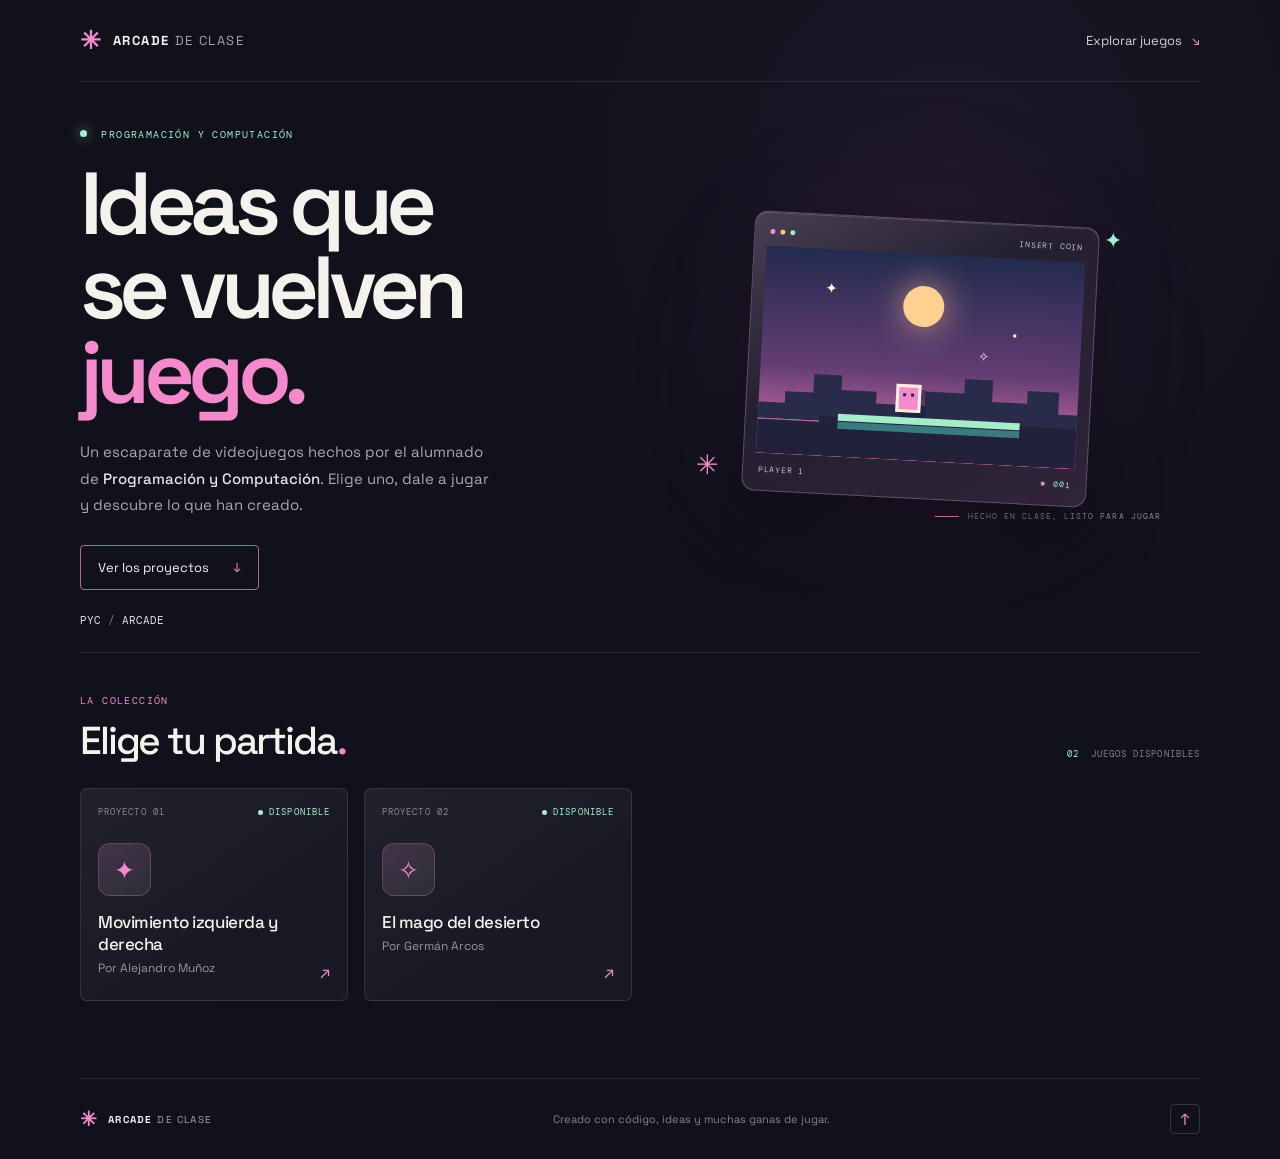
<file: index.html>
<!doctype html>
<html lang="es">
<head>
  <meta charset="utf-8">
  <meta name="viewport" content="width=device-width, initial-scale=1">
  <meta name="theme-color" content="#11111b">
  <meta name="description" content="Una colección de videojuegos creados por el alumnado de Programación y Computación.">
  <title>Arcade de clase — Programación y Computación</title>
  <link rel="stylesheet" href="styles.css">
  <script src="script.js" defer></script>
</head>
<body>
  <div class="page-shell">
    <header class="site-header">
      <a class="brand" href="#" aria-label="Arcade de clase, inicio">
        <span class="brand-mark" aria-hidden="true">✳</span>
        <span>ARCADE<span class="brand-light">DE CLASE</span></span>
      </a>
      <a class="header-link" href="#juegos">Explorar juegos <span aria-hidden="true">↘</span></a>
    </header>

    <main>
      <section class="hero" aria-labelledby="hero-title">
        <div class="hero-copy">
          <p class="eyebrow"><span class="live-dot"></span> PROGRAMACIÓN Y COMPUTACIÓN</p>
          <h1 id="hero-title">Ideas que<br>se vuelven <span class="highlight">juego.</span></h1>
          <p class="hero-description">Un escaparate de videojuegos hechos por el alumnado de <strong>Programación y Computación</strong>. Elige uno, dale a jugar y descubre lo que han creado.</p>
          <a class="primary-link" href="#juegos">Ver los proyectos <span aria-hidden="true">↓</span></a>
        </div>

        <div class="hero-art" aria-hidden="true">
          <div class="art-glow"></div>
          <div class="spark spark-one">✦</div>
          <div class="spark spark-two">✳</div>
          <div class="arcade-screen">
            <div class="screen-top"><span></span><span></span><span></span><b>INSERT COIN</b></div>
            <div class="pixel-scene">
              <span class="pixel-star star-a">✦</span>
              <span class="pixel-star star-b">·</span>
              <span class="pixel-star star-c">✧</span>
              <div class="pixel-sun"></div>
              <div class="pixel-platform"></div>
              <div class="pixel-player"><i></i><i></i></div>
            </div>
            <div class="screen-bottom"><span>PLAYER 1</span><span>★ <b>001</b></span></div>
          </div>
          <div class="art-caption"><span class="caption-line"></span> HECHO EN CLASE, LISTO PARA JUGAR</div>
        </div>
        <div class="hero-index" aria-hidden="true">PYC <span>/</span> ARCADE</div>
      </section>

      <section class="projects-section" id="juegos" aria-labelledby="projects-title">
        <div class="section-heading">
          <div>
            <p class="eyebrow section-eyebrow">LA COLECCIÓN</p>
            <h2 id="projects-title">Elige tu partida<span class="heading-period">.</span></h2>
          </div>
          <p class="project-count"><span id="project-count">0</span> JUEGOS DISPONIBLES</p>
        </div>
        <div class="project-grid" id="project-grid" aria-live="polite"></div>
      </section>
    </main>

    <footer class="site-footer">
      <a class="brand footer-brand" href="#" aria-label="Volver al inicio">
        <span class="brand-mark" aria-hidden="true">✳</span>
        <span>ARCADE<span class="brand-light">DE CLASE</span></span>
      </a>
      <p>Creado con código, ideas y muchas ganas de jugar.</p>
      <a class="back-top" href="#" aria-label="Volver arriba">↑</a>
    </footer>
  </div>
</body>
</html>
</file>
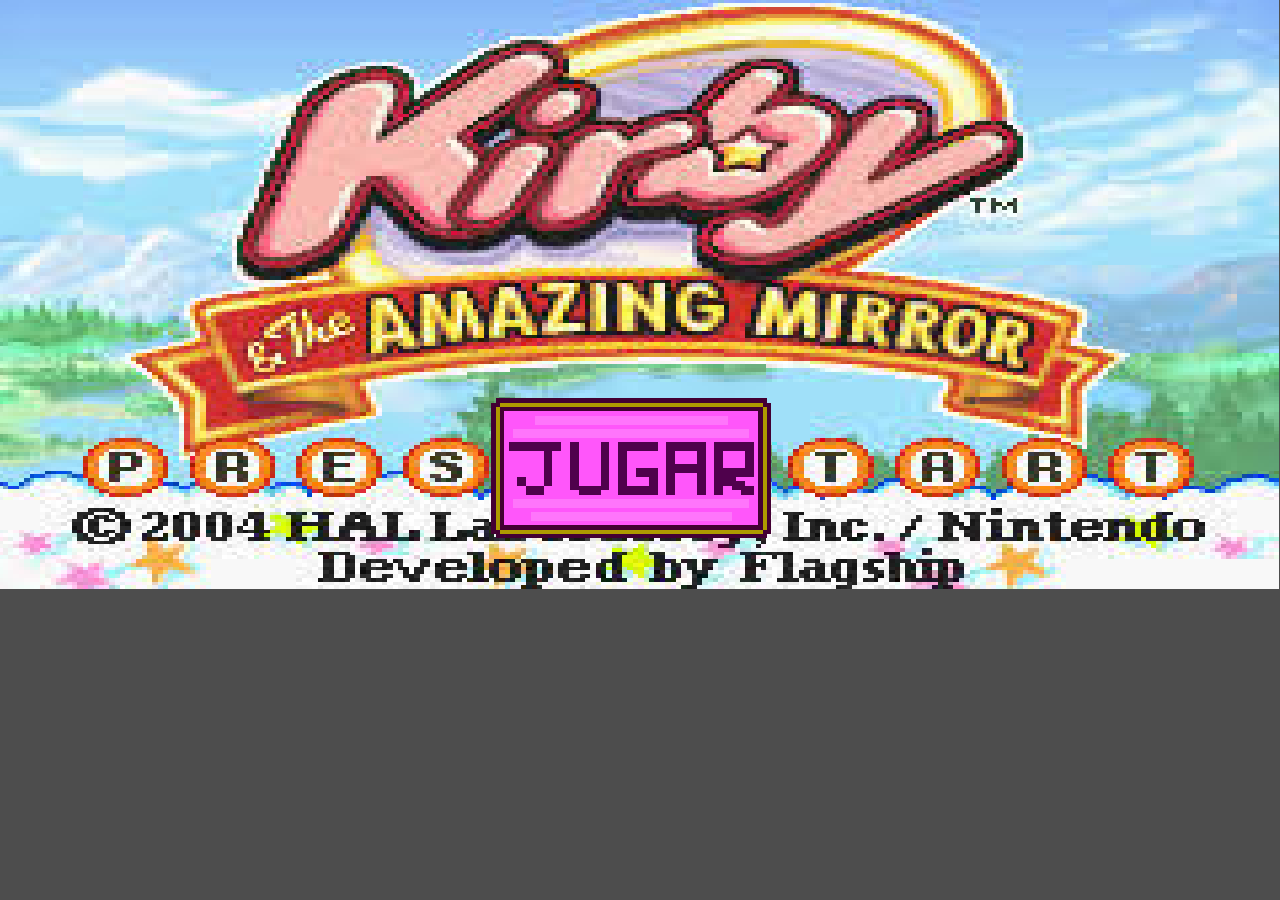
<file: alejandro-munoz/index.html>
<!DOCTYPE html>
<html lang="en">
	<head>
		<meta charset="utf-8">
		<meta name="viewport" content="width=device-width, user-scalable=no, initial-scale=1.0">
		<title>Kirby</title>
		<style>
html, body, #canvas {
	margin: 0;
	padding: 0;
	border: 0;
}

body {
	color: white;
	background-color: black;
	overflow: hidden;
	touch-action: none;
}

#canvas {
	display: block;
}

#canvas:focus {
	outline: none;
}

#status, #status-splash, #status-progress {
	position: absolute;
	left: 0;
	right: 0;
}

#status, #status-splash {
	top: 0;
	bottom: 0;
}

#status {
	background-color: #242424;
	display: flex;
	flex-direction: column;
	justify-content: center;
	align-items: center;
	visibility: hidden;
}

#status-splash {
	max-height: 100%;
	max-width: 100%;
	margin: auto;
}

#status-splash.show-image--false {
	display: none;
}

#status-splash.fullsize--true {
	height: 100%;
	width: 100%;
	object-fit: contain;
}

#status-splash.use-filter--false {
	image-rendering: pixelated;
}

#status-progress, #status-notice {
	display: none;
}

#status-progress {
	bottom: 10%;
	width: 50%;
	margin: 0 auto;
}

#status-notice {
	background-color: #5b3943;
	border-radius: 0.5rem;
	border: 1px solid #9b3943;
	color: #e0e0e0;
	font-family: 'Noto Sans', 'Droid Sans', Arial, sans-serif;
	line-height: 1.3;
	margin: 0 2rem;
	overflow: hidden;
	padding: 1rem;
	text-align: center;
	z-index: 1;
}
		</style>
		<link id="-gd-engine-icon" rel="icon" type="image/png" href="index.icon.png" />
<link rel="apple-touch-icon" href="index.apple-touch-icon.png"/>

	</head>
	<body>
		<canvas id="canvas">
			Your browser does not support the canvas tag.
		</canvas>

		<noscript>
			Your browser does not support JavaScript.
		</noscript>

		<div id="status">
			<img id="status-splash" class="show-image--true fullsize--true use-filter--true" src="index.png" alt="">
			<progress id="status-progress"></progress>
			<div id="status-notice"></div>
		</div>

		<script src="index.js"></script>
		<script>
const GODOT_CONFIG = {"args":[],"canvasResizePolicy":2,"emscriptenPoolSize":8,"ensureCrossOriginIsolationHeaders":true,"executable":"index","experimentalVK":false,"fileSizes":{"index.pck":3732648,"index.wasm":37902138},"focusCanvas":true,"gdextensionLibs":[],"godotPoolSize":4};
const GODOT_THREADS_ENABLED = false;
const engine = new Engine(GODOT_CONFIG);

(function () {
	const statusOverlay = document.getElementById('status');
	const statusProgress = document.getElementById('status-progress');
	const statusNotice = document.getElementById('status-notice');

	let initializing = true;
	let statusMode = '';

	function setStatusMode(mode) {
		if (statusMode === mode || !initializing) {
			return;
		}
		if (mode === 'hidden') {
			statusOverlay.remove();
			initializing = false;
			return;
		}
		statusOverlay.style.visibility = 'visible';
		statusProgress.style.display = mode === 'progress' ? 'block' : 'none';
		statusNotice.style.display = mode === 'notice' ? 'block' : 'none';
		statusMode = mode;
	}

	function setStatusNotice(text) {
		while (statusNotice.lastChild) {
			statusNotice.removeChild(statusNotice.lastChild);
		}
		const lines = text.split('\n');
		lines.forEach((line) => {
			statusNotice.appendChild(document.createTextNode(line));
			statusNotice.appendChild(document.createElement('br'));
		});
	}

	function displayFailureNotice(err) {
		console.error(err);
		if (err instanceof Error) {
			setStatusNotice(err.message);
		} else if (typeof err === 'string') {
			setStatusNotice(err);
		} else {
			setStatusNotice('An unknown error occurred.');
		}
		setStatusMode('notice');
		initializing = false;
	}

	const missing = Engine.getMissingFeatures({
		threads: GODOT_THREADS_ENABLED,
	});

	if (missing.length !== 0) {
		if (GODOT_CONFIG['serviceWorker'] && GODOT_CONFIG['ensureCrossOriginIsolationHeaders'] && 'serviceWorker' in navigator) {
			let serviceWorkerRegistrationPromise;
			try {
				serviceWorkerRegistrationPromise = navigator.serviceWorker.getRegistration();
			} catch (err) {
				serviceWorkerRegistrationPromise = Promise.reject(new Error('Service worker registration failed.'));
			}
			// There's a chance that installing the service worker would fix the issue
			Promise.race([
				serviceWorkerRegistrationPromise.then((registration) => {
					if (registration != null) {
						return Promise.reject(new Error('Service worker already exists.'));
					}
					return registration;
				}).then(() => engine.installServiceWorker()),
				// For some reason, `getRegistration()` can stall
				new Promise((resolve) => {
					setTimeout(() => resolve(), 2000);
				}),
			]).then(() => {
				// Reload if there was no error.
				window.location.reload();
			}).catch((err) => {
				console.error('Error while registering service worker:', err);
			});
		} else {
			// Display the message as usual
			const missingMsg = 'Error\nThe following features required to run Godot projects on the Web are missing:\n';
			displayFailureNotice(missingMsg + missing.join('\n'));
		}
	} else {
		setStatusMode('progress');
		engine.startGame({
			'onProgress': function (current, total) {
				if (current > 0 && total > 0) {
					statusProgress.value = current;
					statusProgress.max = total;
				} else {
					statusProgress.removeAttribute('value');
					statusProgress.removeAttribute('max');
				}
			},
		}).then(() => {
			setStatusMode('hidden');
		}, displayFailureNotice);
	}
}());
		</script>
	</body>
</html>
</file>
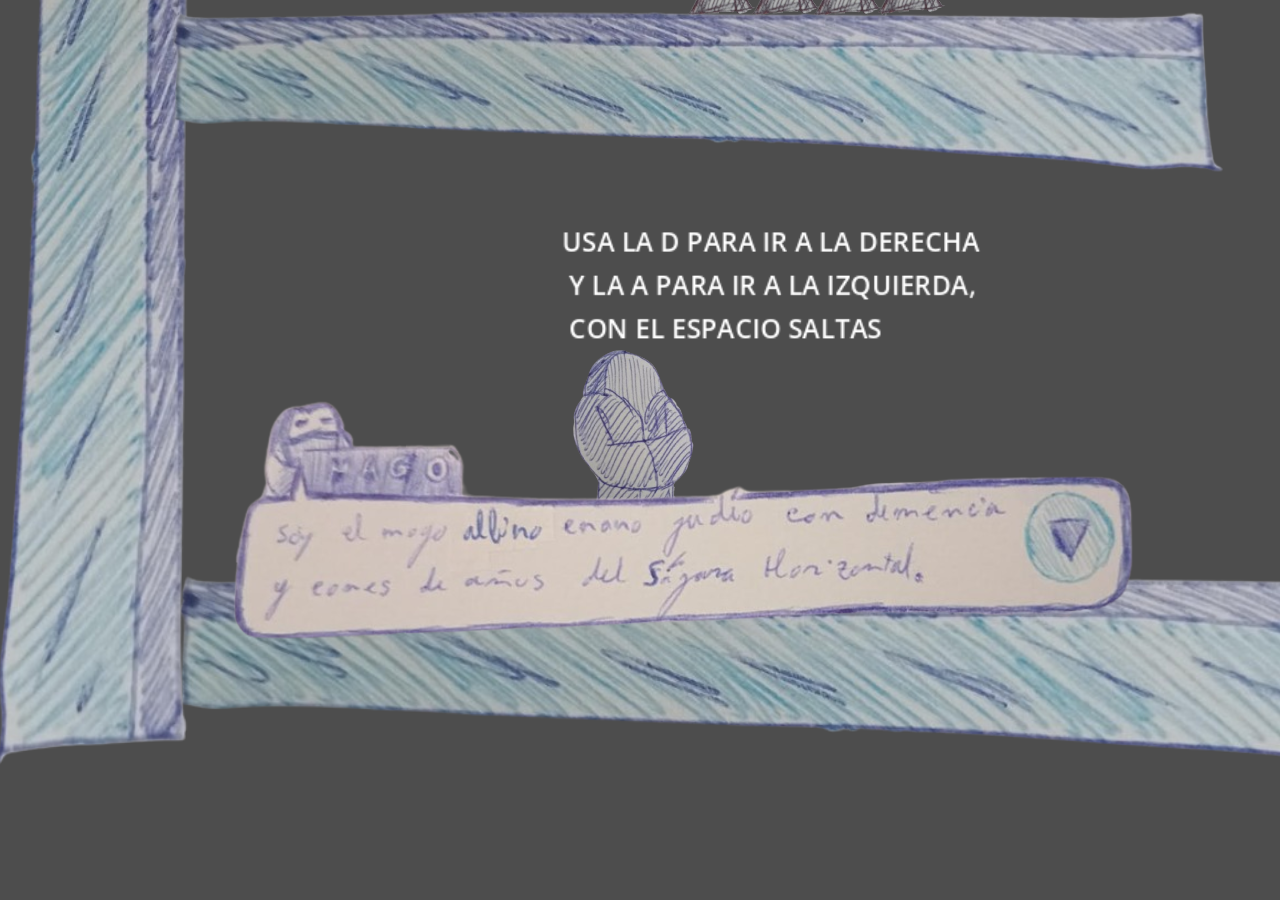
<file: german-arcos/index.html>
<!DOCTYPE html>
<html lang="en">
	<head>
		<meta charset="utf-8">
		<meta name="viewport" content="width=device-width, user-scalable=no, initial-scale=1.0">
		<title>Juego del mago albino judío con demencia y eones de años del Sajara Horizontal</title>
		<style>
html, body, #canvas {
	margin: 0;
	padding: 0;
	border: 0;
}

body {
	color: white;
	background-color: black;
	overflow: hidden;
	touch-action: none;
}

#canvas {
	display: block;
}

#canvas:focus {
	outline: none;
}

#status, #status-splash, #status-progress {
	position: absolute;
	left: 0;
	right: 0;
}

#status, #status-splash {
	top: 0;
	bottom: 0;
}

#status {
	background-color: #242424;
	display: flex;
	flex-direction: column;
	justify-content: center;
	align-items: center;
	visibility: hidden;
}

#status-splash {
	max-height: 100%;
	max-width: 100%;
	margin: auto;
}

#status-splash.show-image--false {
	display: none;
}

#status-splash.fullsize--true {
	height: 100%;
	width: 100%;
	object-fit: contain;
}

#status-splash.use-filter--false {
	image-rendering: pixelated;
}

#status-progress, #status-notice {
	display: none;
}

#status-progress {
	bottom: 10%;
	width: 50%;
	margin: 0 auto;
}

#status-notice {
	background-color: #5b3943;
	border-radius: 0.5rem;
	border: 1px solid #9b3943;
	color: #e0e0e0;
	font-family: 'Noto Sans', 'Droid Sans', Arial, sans-serif;
	line-height: 1.3;
	margin: 0 2rem;
	overflow: hidden;
	padding: 1rem;
	text-align: center;
	z-index: 1;
}
		</style>
		<link id="-gd-engine-icon" rel="icon" type="image/png" href="index.icon.png" />
<link rel="apple-touch-icon" href="index.apple-touch-icon.png"/>

	</head>
	<body>
		<canvas id="canvas">
			Your browser does not support the canvas tag.
		</canvas>

		<noscript>
			Your browser does not support JavaScript.
		</noscript>

		<div id="status">
			<img id="status-splash" class="show-image--true fullsize--true use-filter--true" src="index.png" alt="">
			<progress id="status-progress"></progress>
			<div id="status-notice"></div>
		</div>

		<script src="index.js"></script>
		<script>
const GODOT_CONFIG = {"args":[],"canvasResizePolicy":2,"emscriptenPoolSize":8,"ensureCrossOriginIsolationHeaders":true,"executable":"index","experimentalVK":false,"fileSizes":{"index.pck":2463428,"index.wasm":37902138},"focusCanvas":true,"gdextensionLibs":[],"godotPoolSize":4};
const GODOT_THREADS_ENABLED = false;
const engine = new Engine(GODOT_CONFIG);

(function () {
	const statusOverlay = document.getElementById('status');
	const statusProgress = document.getElementById('status-progress');
	const statusNotice = document.getElementById('status-notice');

	let initializing = true;
	let statusMode = '';

	function setStatusMode(mode) {
		if (statusMode === mode || !initializing) {
			return;
		}
		if (mode === 'hidden') {
			statusOverlay.remove();
			initializing = false;
			return;
		}
		statusOverlay.style.visibility = 'visible';
		statusProgress.style.display = mode === 'progress' ? 'block' : 'none';
		statusNotice.style.display = mode === 'notice' ? 'block' : 'none';
		statusMode = mode;
	}

	function setStatusNotice(text) {
		while (statusNotice.lastChild) {
			statusNotice.removeChild(statusNotice.lastChild);
		}
		const lines = text.split('\n');
		lines.forEach((line) => {
			statusNotice.appendChild(document.createTextNode(line));
			statusNotice.appendChild(document.createElement('br'));
		});
	}

	function displayFailureNotice(err) {
		console.error(err);
		if (err instanceof Error) {
			setStatusNotice(err.message);
		} else if (typeof err === 'string') {
			setStatusNotice(err);
		} else {
			setStatusNotice('An unknown error occurred.');
		}
		setStatusMode('notice');
		initializing = false;
	}

	const missing = Engine.getMissingFeatures({
		threads: GODOT_THREADS_ENABLED,
	});

	if (missing.length !== 0) {
		if (GODOT_CONFIG['serviceWorker'] && GODOT_CONFIG['ensureCrossOriginIsolationHeaders'] && 'serviceWorker' in navigator) {
			let serviceWorkerRegistrationPromise;
			try {
				serviceWorkerRegistrationPromise = navigator.serviceWorker.getRegistration();
			} catch (err) {
				serviceWorkerRegistrationPromise = Promise.reject(new Error('Service worker registration failed.'));
			}
			// There's a chance that installing the service worker would fix the issue
			Promise.race([
				serviceWorkerRegistrationPromise.then((registration) => {
					if (registration != null) {
						return Promise.reject(new Error('Service worker already exists.'));
					}
					return registration;
				}).then(() => engine.installServiceWorker()),
				// For some reason, `getRegistration()` can stall
				new Promise((resolve) => {
					setTimeout(() => resolve(), 2000);
				}),
			]).then(() => {
				// Reload if there was no error.
				window.location.reload();
			}).catch((err) => {
				console.error('Error while registering service worker:', err);
			});
		} else {
			// Display the message as usual
			const missingMsg = 'Error\nThe following features required to run Godot projects on the Web are missing:\n';
			displayFailureNotice(missingMsg + missing.join('\n'));
		}
	} else {
		setStatusMode('progress');
		engine.startGame({
			'onProgress': function (current, total) {
				if (current > 0 && total > 0) {
					statusProgress.value = current;
					statusProgress.max = total;
				} else {
					statusProgress.removeAttribute('value');
					statusProgress.removeAttribute('max');
				}
			},
		}).then(() => {
			setStatusMode('hidden');
		}, displayFailureNotice);
	}
}());
		</script>
	</body>
</html>
</file>
<file: styles.css>
@import url('https://fonts.googleapis.com/css2?family=DM+Mono:wght@400;500&family=Space+Grotesk:wght@400;500;600;700&display=swap');

:root {
  color-scheme: dark;
  --background: #11111b;
  --panel: #191925;
  --text: #f5f2ee;
  --muted: #a4a1ad;
  --pink: #f48acb;
  --mint: #a4efcf;
  --mono: "DM Mono", "Courier New", monospace;
  --sans: "Space Grotesk", "Arial", sans-serif;
}

* {
  box-sizing: border-box;
}

html {
  scroll-behavior: smooth;
}

body {
  margin: 0;
  background:
    radial-gradient(ellipse at 74% 14%, rgb(101 61 127 / 13%), transparent 29rem),
    var(--background);
  color: var(--text);
  font-family: var(--sans);
  -webkit-font-smoothing: antialiased;
}

a {
  color: inherit;
}

.page-shell {
  width: min(1120px, calc(100% - 64px));
  margin: 0 auto;
}

.site-header,
.site-footer {
  display: flex;
  align-items: center;
  justify-content: space-between;
}

.site-header {
  height: 82px;
  border-bottom: 1px solid rgb(255 255 255 / 9%);
}

.brand {
  display: inline-flex;
  align-items: center;
  gap: 10px;
  color: var(--text);
  font-size: 13px;
  font-weight: 700;
  letter-spacing: .12em;
  text-decoration: none;
}

.brand-mark {
  color: var(--pink);
  font-size: 25px;
  line-height: 1;
}

.brand-light {
  margin-left: 5px;
  color: var(--muted);
  font-weight: 400;
}

.header-link {
  color: #d3d0db;
  font-size: 13px;
  text-decoration: none;
}

.header-link span {
  margin-left: 7px;
  color: var(--pink);
}

.hero {
  position: relative;
  display: grid;
  min-height: 480px;
  grid-template-columns: 1fr 1fr;
  align-items: center;
  padding: 46px 0 62px;
}

.hero-copy {
  position: relative;
  z-index: 1;
  max-width: 520px;
}

.eyebrow {
  margin: 0 0 21px;
  color: var(--mint);
  font-family: var(--mono);
  font-size: 10px;
  letter-spacing: .14em;
}

.live-dot {
  display: inline-block;
  width: 7px;
  height: 7px;
  margin-right: 7px;
  border-radius: 50%;
  background: var(--mint);
  box-shadow: 0 0 12px rgb(164 239 207 / 70%);
  vertical-align: 1px;
}

.eyebrow-year {
  color: #817e8e;
}

h1 {
  margin: 0;
  font-size: clamp(56px, 7.3vw, 88px);
  font-weight: 600;
  letter-spacing: -.075em;
  line-height: .96;
}

.highlight {
  color: var(--pink);
}

.hero-description {
  max-width: 410px;
  margin: 24px 0 27px;
  color: #aaa7b3;
  font-size: 15px;
  line-height: 1.75;
}

.hero-description strong {
  color: #e6e2eb;
  font-weight: 500;
}

.primary-link {
  display: inline-flex;
  min-height: 45px;
  align-items: center;
  gap: 24px;
  padding: 0 17px;
  border: 1px solid rgb(244 138 203 / 70%);
  border-radius: 4px;
  color: var(--text);
  font-size: 13px;
  text-decoration: none;
  transition: background .2s ease, transform .2s ease;
}

.primary-link:hover {
  transform: translateY(-2px);
  background: rgb(244 138 203 / 12%);
}

.primary-link span {
  color: var(--pink);
}

.hero-art {
  position: relative;
  display: grid;
  min-height: 340px;
  place-items: center;
}

.art-glow {
  position: absolute;
  width: 300px;
  height: 250px;
  border-radius: 50%;
  background: rgb(207 96 186 / 16%);
  filter: blur(72px);
}

.arcade-screen {
  position: relative;
  z-index: 1;
  width: min(345px, 88%);
  padding: 12px;
  transform: rotate(3deg);
  border: 1px solid #62506c;
  border-radius: 13px;
  background: linear-gradient(145deg, #484052, #241f31 40%, #302438);
  box-shadow: 0 24px 70px rgb(0 0 0 / 40%), inset 0 1px rgb(255 255 255 / 15%);
}

.screen-top,
.screen-bottom {
  display: flex;
  align-items: center;
  color: #cbc1d0;
  font-family: var(--mono);
  font-size: 8px;
  letter-spacing: .1em;
}

.screen-top {
  height: 22px;
  gap: 5px;
  padding: 0 3px 8px;
}

.screen-top > span {
  width: 5px;
  height: 5px;
  border-radius: 50%;
  background: #fa88c9;
}

.screen-top > span:nth-child(2) {
  background: #f7c679;
}

.screen-top > span:nth-child(3) {
  background: #a1e8c9;
}

.screen-top b {
  margin-left: auto;
  font-weight: 400;
}

.pixel-scene {
  position: relative;
  height: 207px;
  overflow: hidden;
  background: linear-gradient(180deg, #222b4d 0%, #633d75 57%, #e97caa 100%);
  image-rendering: pixelated;
}

.pixel-scene::before,
.pixel-scene::after {
  position: absolute;
  right: -5%;
  bottom: 35px;
  left: -5%;
  height: 58px;
  background: #282b49;
  clip-path: polygon(0 100%, 0 72%, 12% 72%, 12% 52%, 20% 52%, 20% 20%, 28% 20%, 28% 45%, 38% 45%, 38% 65%, 52% 65%, 52% 40%, 63% 40%, 63% 15%, 71% 15%, 71% 52%, 81% 52%, 81% 30%, 90% 30%, 90% 68%, 100% 68%, 100% 100%);
  content: "";
}

.pixel-scene::after {
  bottom: 0;
  height: 40px;
  background: #212139;
  clip-path: polygon(0 15%, 22% 15%, 22% 0, 100% 0, 100% 100%, 0 100%);
}

.pixel-sun {
  position: absolute;
  top: 32px;
  left: 50%;
  width: 41px;
  height: 41px;
  transform: translateX(-50%);
  border-radius: 50%;
  background: #ffd18e;
  box-shadow: 0 0 35px rgb(255 187 154 / 75%);
}

.pixel-platform {
  position: absolute;
  z-index: 1;
  bottom: 36px;
  left: 25%;
  width: 57%;
  height: 7px;
  background: #a5ecc9;
  box-shadow: 0 8px 0 #397b81;
}

.pixel-player {
  position: absolute;
  z-index: 2;
  bottom: 48px;
  left: 43%;
  width: 25px;
  height: 28px;
  border: 3px solid #fff2dd;
  background: #f48acb;
  box-shadow: 5px 5px 0 rgb(22 25 48 / 45%);
}

.pixel-player i {
  position: absolute;
  top: 6px;
  left: 4px;
  width: 3px;
  height: 3px;
  background: #25213d;
}

.pixel-player i + i {
  left: 12px;
}

.pixel-star {
  position: absolute;
  z-index: 1;
  color: #fff3da;
}

.star-a { top: 29px; left: 19%; font-size: 15px; }
.star-b { top: 59px; right: 20%; font-size: 25px; }
.star-c { top: 91px; left: 68%; font-size: 13px; }

.screen-bottom {
  justify-content: space-between;
  height: 25px;
  padding: 7px 3px 0;
}

.screen-bottom b {
  color: var(--mint);
  font-weight: 400;
}

.spark {
  position: absolute;
  z-index: 2;
  color: var(--mint);
}

.spark-one {
  top: 37px;
  right: 14%;
  font-size: 22px;
}

.spark-two {
  bottom: 47px;
  left: 10%;
  color: var(--pink);
  font-size: 27px;
}

.art-caption {
  position: absolute;
  right: 7%;
  bottom: 8px;
  display: flex;
  align-items: center;
  gap: 9px;
  color: #8d8998;
  font-family: var(--mono);
  font-size: 8px;
  letter-spacing: .13em;
}

.caption-line {
  width: 24px;
  height: 1px;
  background: var(--pink);
}

.hero-index {
  position: absolute;
  bottom: 25px;
  left: 0;
  color: #e5e0e9;
  font-family: var(--mono);
  font-size: 11px;
}

.hero-index span {
  color: #777383;
}

.projects-section {
  padding: 41px 0 77px;
  border-top: 1px solid rgb(255 255 255 / 9%);
  scroll-margin-top: 20px;
}

.section-heading {
  display: flex;
  align-items: end;
  justify-content: space-between;
  margin-bottom: 23px;
}

.section-eyebrow {
  margin-bottom: 9px;
  color: var(--pink);
}

h2 {
  margin: 0;
  font-size: clamp(28px, 4vw, 39px);
  font-weight: 500;
  letter-spacing: -.055em;
}

.heading-period {
  color: var(--pink);
}

.project-count {
  margin: 0 0 5px;
  color: #858190;
  font-family: var(--mono);
  font-size: 9px;
  letter-spacing: .12em;
}

.project-count span {
  margin-right: 5px;
  color: var(--mint);
}

.project-grid {
  display: grid;
  grid-template-columns: repeat(auto-fill, minmax(255px, 1fr));
  gap: 16px;
}

.project-card {
  position: relative;
  display: flex;
  min-height: 213px;
  flex-direction: column;
  overflow: hidden;
  padding: 17px;
  border: 1px solid rgb(255 255 255 / 10%);
  border-radius: 7px;
  background: linear-gradient(145deg, rgb(255 255 255 / 4%), transparent 65%), var(--panel);
  text-decoration: none;
  transition: transform .2s ease, border-color .2s ease, background .2s ease;
}

.project-card:hover {
  transform: translateY(-4px);
  border-color: rgb(244 138 203 / 55%);
  background-color: #201d2d;
}

.card-topline {
  display: flex;
  align-items: center;
  justify-content: space-between;
  color: #898594;
  font-family: var(--mono);
  font-size: 9px;
  letter-spacing: .12em;
}

.card-status {
  display: inline-flex;
  align-items: center;
  gap: 6px;
  color: var(--mint);
}

.card-status::before {
  width: 5px;
  height: 5px;
  border-radius: 50%;
  background: var(--mint);
  content: "";
}

.game-icon {
  display: grid;
  width: 53px;
  height: 53px;
  margin: 25px 0 15px;
  place-items: center;
  border: 1px solid rgb(244 138 203 / 24%);
  border-radius: 12px;
  background: linear-gradient(145deg, rgb(244 138 203 / 18%), rgb(164 239 207 / 9%));
  color: var(--pink);
  font-size: 25px;
}

.project-card h3 {
  margin: 0 0 5px;
  font-size: 17px;
  font-weight: 500;
  letter-spacing: -.025em;
}

.project-card p {
  margin: 0;
  color: #9894a2;
  font-size: 12px;
}

.card-arrow {
  position: absolute;
  right: 17px;
  bottom: 17px;
  color: var(--pink);
  font-size: 17px;
  transition: transform .2s ease;
}

.project-card:hover .card-arrow {
  transform: translate(3px, -3px);
}

.site-footer {
  min-height: 81px;
  border-top: 1px solid rgb(255 255 255 / 9%);
}

.footer-brand {
  font-size: 10px;
}

.footer-brand .brand-mark {
  font-size: 20px;
}

.site-footer p {
  color: #85818f;
  font-size: 11px;
}

.back-top {
  display: grid;
  width: 30px;
  height: 30px;
  place-items: center;
  border: 1px solid rgb(255 255 255 / 14%);
  border-radius: 4px;
  color: var(--pink);
  text-decoration: none;
}

:focus-visible {
  outline: 2px solid var(--mint);
  outline-offset: 4px;
}

@media (max-width: 700px) {
  .page-shell {
    width: min(100% - 40px, 520px);
  }

  .site-header {
    height: 70px;
  }

  .hero {
    grid-template-columns: 1fr;
    padding: 55px 0 52px;
  }

  .hero-art {
    min-height: 300px;
    margin-top: 8px;
  }

  .arcade-screen {
    width: min(330px, 83%);
  }

  .pixel-scene {
    height: 185px;
  }

  .hero-index {
    bottom: 12px;
  }

  .projects-section {
    padding: 34px 0 54px;
  }

  .section-heading {
    align-items: start;
    flex-direction: column;
    gap: 12px;
  }

  .project-grid {
    grid-template-columns: 1fr;
  }

  .project-card {
    min-height: 198px;
  }

  .site-footer p {
    max-width: 145px;
    text-align: center;
    line-height: 1.5;
  }
}

@media (prefers-reduced-motion: reduce) {
  *,
  *::before,
  *::after {
    scroll-behavior: auto !important;
    transition-duration: .01ms !important;
  }
}
</file>
